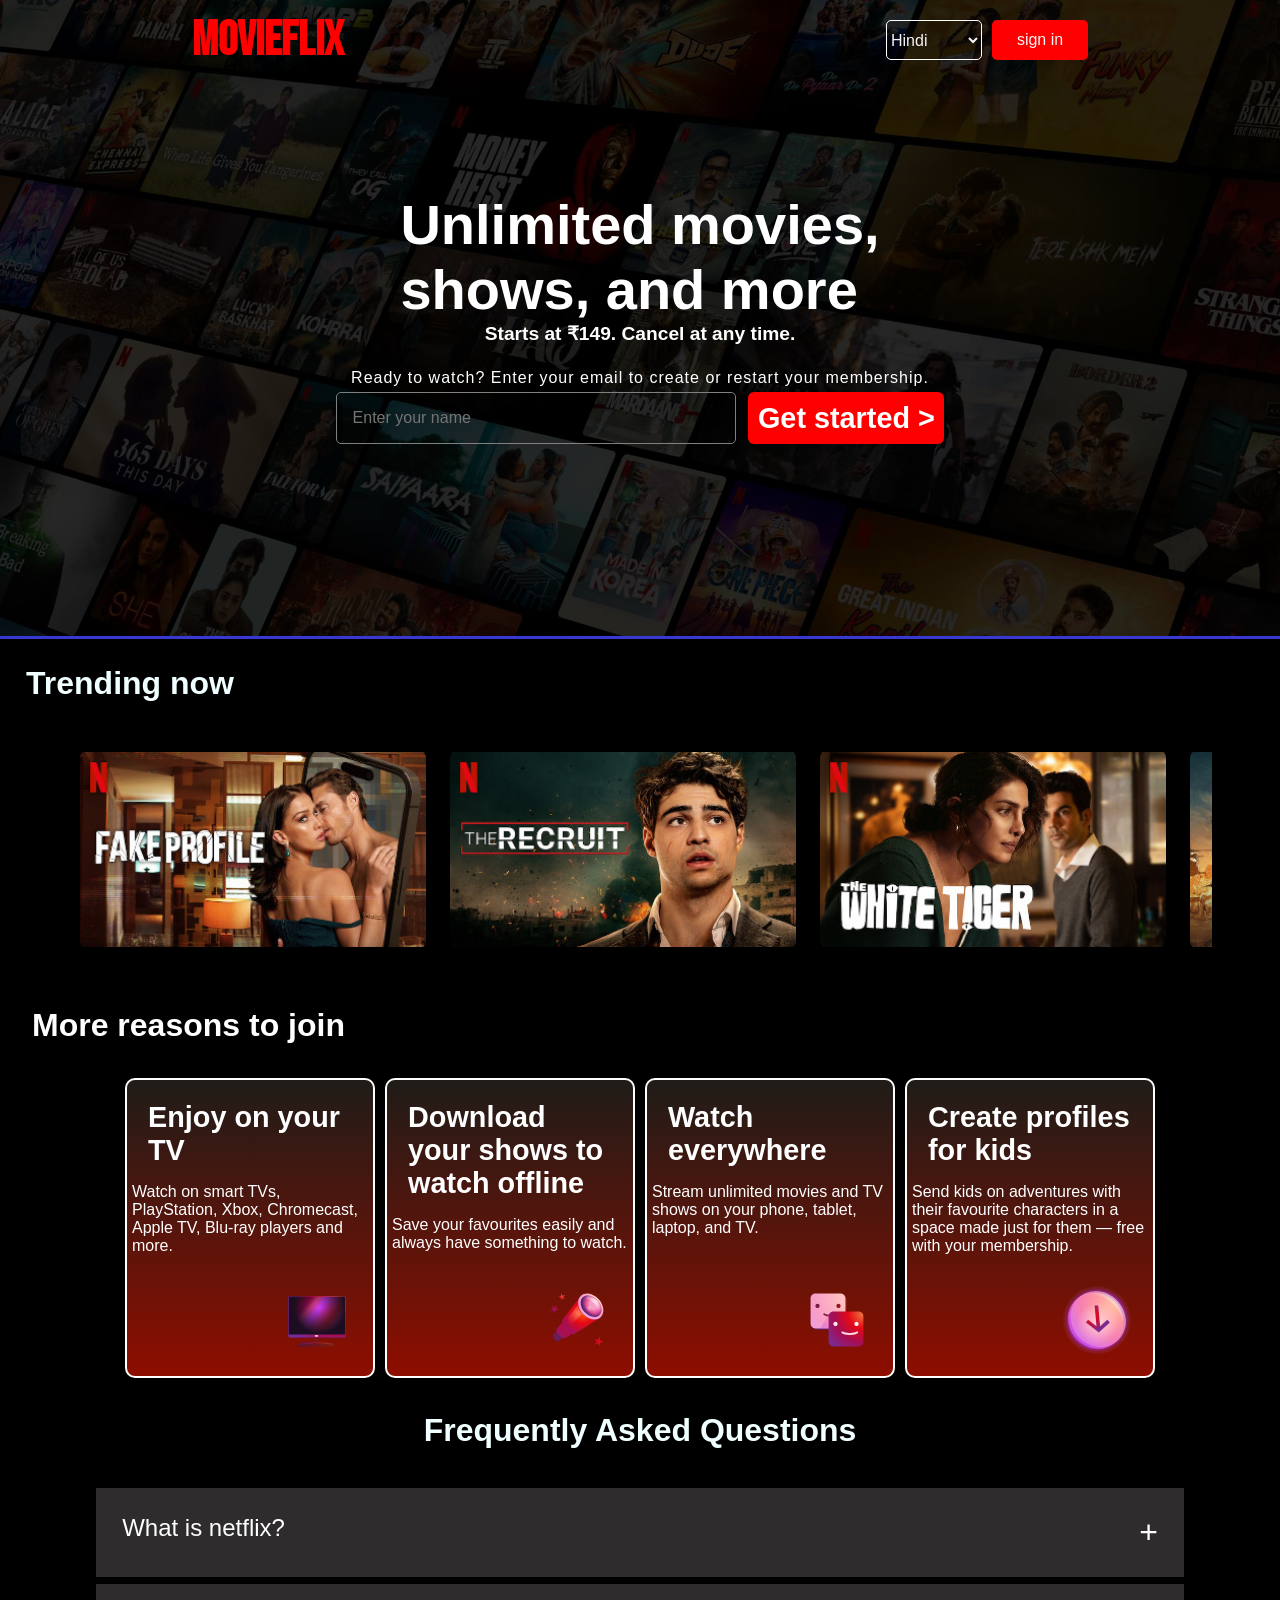
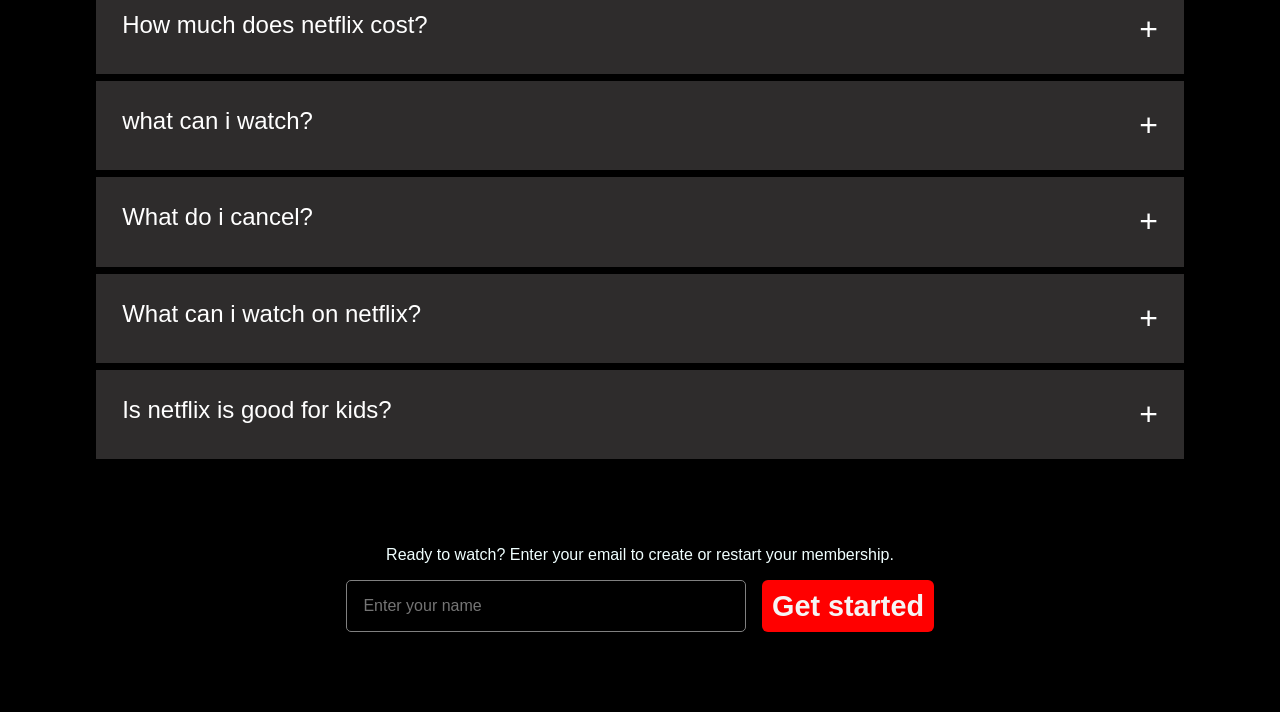
<file: index.html>
<!DOCTYPE html>
<html lang="en">

<head>
    <meta charset="UTF-8">
    <meta name="viewport" content="width=device-width, initial-scale=1.0">
    <title>movieflix</title>
    <link rel="stylesheet" href="netflix.css">
    <link rel="preconnect" href="https://fonts.googleapis.com">
    <link rel="preconnect" href="https://fonts.gstatic.com" crossorigin>
    <link href="https://fonts.googleapis.com/css2?family=Bebas+Neue&display=swap" rel="stylesheet">

</head>

<body>


    <div class="main">
        <div class="content-container">
        <div class="content">
            <h1>Unlimited movies, <br> shows, and more</h1>
            <p class="one ">Starts at ₹149. Cancel at any time.</p>
            <p class="two">Ready to watch? Enter your email to create or restart your membership.</p>
            <div class="con-btn">
                <input class="plc" type=" text" placeholder="Enter your name ">
                <button class="getstarte"> <a href="start.html"> Get started ></a> </button>
            </div>

        </div>
        </div>




        <div class="nav">
            <div class="logo">MOVIEFLIX</div>

            <div class="opt"> <select name=" language" id=" select">
                    <option value="hindi">Hindi</option>
                    <option value="hindi">English</option>
                    <option value="hindi">Gurjari</option>
                </select>
                <button id="sign"> sign in</button>
            </div>

        </div>
    </div>

    </div>

    <div class="signin-modal">
        <h1 id="cross">&times</h1>
        <div class="signin-content">
            <h2>Demo Sign In UI</h2>
            <h4>get started with a new account.</h4>
            <input type="text" placeholder="demo input">
            <p><button>continue</button></p>

            <p>This page is protected by Google reCAPTCHA to ensure you're not a bot.</p>
        </div>
    </div>

    <div class="movei">
        <h1>Trending now</h1>

        <div class="wall">


            <div class="mov-sel"> 
                <img src="Attachments/top-1.jpg" alt=""></div>
            <div class="mov-sel"> <img src="Attachments/top-2.jpg" alt=""></div>
            <div class="mov-sel">  <img src="Attachments/top-3.jpg" alt=""></div>
            <div class="mov-sel">  <img src="Attachments/top-4.jpg" alt=""></div>
            <div class="mov-sel">  <img src="Attachments/top5.jpg" alt=""></div>
            <div class="mov-sel"> <img src="Attachments/top-6.jpg" alt=""></div>
            <div class="mov-sel">  <img src="Attachments/top-7.jpg" alt=""></div>
            <div class="mov-sel">  <img src="Attachments/top-8.jpg" alt=""></div>
            <div class="mov-sel"> <img src="Attachments/top9.jpg" alt=""></div>
            <div class="mov-sel">  <img src="Attachments/top-10.jpg" alt=""></div>
        </div>
    </div>

    <div class="rsn">
        <h1>More reasons to join</h1>

        <div class="rsnbox">
            <div class="rsnitems">
                <h2>Enjoy on your TV</h2>
                <p>Watch on smart TVs, PlayStation, Xbox, Chromecast, Apple TV, Blu-ray players and more.</p>
               <img src="Attachments/tv.svg" alt="">
            </div>

            <div class="rsnitems">
                <h2>Download your shows to watch offline</h2>
                <p>Save your favourites easily and always have something to watch.</p>
              <img src="Attachments/durbin.svg" alt="">
            </div>

            <div class="rsnitems">
                <h2>Watch everywhere</h2>
                <p>Stream unlimited movies and TV shows on your phone, tablet, laptop, and TV.</p>
               <img src="Attachments/two-boxes.svg" alt="">
            </div>

            <div class="rsnitems">
                <h2>Create profiles for kids</h2>
                <p>Send kids on adventures with their favourite characters in a space made just for them — free with
                    your membership.</p>
               <img src="Attachments/download.svg" alt="">
            </div>

        </div>
    </div>

    <div class="faq">
        <h1>Frequently Asked Questions </h1>

        <div class="faqitems">
            <h3>What is netflix? <span>+</span></h3>
            <p class="hide">Lorem ipsum dolor sit, amet consectetur adipisicing elit. Omnis dolor ipsam dignissimos!</p>
        </div>

        <div class="faqitems">
            <h3>How much does netflix cost? <span>+</span></h3>
            <p class="hide">Lorem ipsum dolor sit amet consectetur adipisicing elit. Beatae aspernatur, dicta ipsa
                temporibus ea blanditiis?

            </p>
        </div>

        <div class="faqitems">
            <h3>what can i watch? <span>+</span></h3>
            <p class="hide">Lorm ipsum dolor sit amet consectetur adipisicing elit lorerm10 Lorem ipsum dolor sit amet
                consectetur
                adipisicing elit. Adipisci, odio!

                . </p>
        </div>


        <div class="faqitems">
            <h3>What do i cancel? <span>+</span></h3>
            <p class="hide">Lorem ipsum dolor sit amet consectetur adipisicing elit. Suscipit minima dolor nostrum
                impedit quasi!
                Alias blanditiis velit doloribus nihil, id illum perspiciatis assumenda debitis voluptates.
                Lorem ipsum dolor sit amet consectetur adipisicing elit. Magnam ex qui iure harum consequatur aspernatur
                explicabo similique facere!</p>
        </div>

        <div class="faqitems">
            <h3>What can i watch on netflix? <span>+</span></h3>
            <p class="hide">Lorem ipsum dolor sit amet, consectetur adipisicing elit. Dignissimos esse ad iusto quis at
                nihil fuga
                itaque commodi perferendis! Quisquam possimus explicabo esse doloremque maxime.</p>
        </div>

        <div class="faqitems">
            <h3>Is netflix is good for kids? <span>+</span></h3>
            <p class="hide">Lorem ipsum, dolor sit amet consectetur adipisicing elit. Debitis, culpa libero, provident
                perspiciatis,
                consequuntur cum doloribus delectus praesentium magni repellendus repudiandae beatae fugiat!</p>
        </div>

        
    <div class="lastitem">
        <p>Ready to watch? Enter your email to create or restart your membership.</p>
        <div class="last">
            <input class="plc" type="text" placeholder="Enter your name">
             <button class="getstarte">Get started</button></div>
    </div>


    </div>

    </div>




    <script type="module" src="netflix.js"></script>

</body>

</html>
</file>
<file: netflix.css>
* {
  margin: 0;
  padding: 0;
  box-sizing: border-box;
  font-family: Arial, Helvetica, sans-serif;
}

button {
  cursor: pointer;
}

.main {
  width: 100%;
}

.con-btn {
  display: flex;
  justify-content: center;
  align-items: center;
  gap: 0.8rem;
}

.nav {
  display: flex;
  justify-content: space-between;
  width: 70%;
  position: absolute;
  top: 0;
  left: 15%;
  height: 5rem;
  align-items: center;
}

.logo {
  font-size: 3rem;
  color: red;
  font-weight: 800;
  font-family: "Bebas Neue";
  font-weight: 700;
  font-style: normal;
}

.opt {
  display: flex;
}

.opt select {
  background-color: transparent;
  border: 0.5px solid white;
  border-radius: 5px;
  color: whitesmoke;
  font-size: 1rem;
  width: 6rem;
  height: 2.5rem;
}

.opt button {
  font-size: 1rem;
  background-color: red;
  color: whitesmoke;
  border: none;
  margin-left: 10px;
  border-radius: 5px;
  font-size: 1rem;
  width: 6rem;
  height: 2.5rem;
}

.content-container {
  display: flex;
  justify-content: center;
  align-items: center;
}

.content {
  background:
    linear-gradient(to top, rgba(0, 0, 0, 0.8), rgba(0, 0, 0, 0.8)),
    url(Attachments/backgound.jpg);
  background-size: cover;
  width: 100%;
  height: 97%;
  background-color: black;
  height: 100%;
  width: 100%;
  color: white;
  display: flex;
  flex-direction: column;
  align-items: center;
  justify-content: center;
  padding: 15%;
  border-bottom: 3px solid rgb(56, 56, 211);
}

@media (max-width: 456px) {
  .con-btn {
    display: flex;
    flex-direction: column;
    align-items: center;
    justify-content: center;
    gap: 10px;
  }
  .logo {
    font-size: 2rem;
  }
  html {
    font-size: 13px;
  }

  .rsnitems p {
    font-size: 4rem;
  }
}

.signin-modal {
  position: fixed;
  right: -500px;
  top: 0px;
  color: azure;
  background-color: black;
  background: linear-gradient(to top, black 50%, red);
  height: 70vh;
  width: 20rem;
  display: flex;
  justify-content: center;
  border-radius: 10px;
  transition: 1s;
  cursor: pointer;
}

.signin-content {
  margin-top: 5rem;
  display: flex;
  flex-direction: column;
  gap: 0.5rem;
}

.showmodal {
  right: 0px;
}

.content h1 {
  font-size: 3.5rem;
  font-family: Arial, Helvetica, sans-serif;
  font-weight: 900;
}

.content .one {
  font-weight: 800;
  font-size: 1.2rem;
  font-family: Arial, Helvetica, sans-serif;
}

.content .two {
  font-weight: 500;
  letter-spacing: 1px;
  font-size: 1rem;
  margin-top: 1.5rem;
  margin-bottom: 5px;
  font-family: Arial, Helvetica, sans-serif;
}

.plc {
  font-size: 1rem;
  background-color: transparent;
  border-radius: 5px;
  padding: 1rem 1rem;
  border: 0.5px solid grey;
  font-family: Arial, Helvetica, sans-serif;
  color: azure;
  width: 25rem;
}

.getstarte {
  font-size: 1.8rem;
  background-color: red;
  color: whitesmoke;
  border-radius: 6px;
  border: none;
  padding: 0.6rem;
  transition: 0.3s ease-in;
  font-family: Arial, Helvetica, sans-serif;
  font-weight: 600;
}

.content button:hover {
  transform: scale(1.05);
}

.movei {
  width: 100%;
  border: 2px solid black;
  background-color: black;
}

.wall {
  border: 2px solid black;
  display: flex;
  width: 90%;
  margin: auto;
  overflow: scroll;
  scrollbar-width: none;
}

.movei h1 {
  margin: 1.5rem;
  color: azure;
}

.mov-sel {
  cursor: pointer;
  border: 2px solid black;

  width: 350px;
  flex-shrink: 0;
  margin: 20px 10px;
  border-radius: 8px;
  transition: 0.5s ease;
  object-fit: contain;
}

.mov-sel:hover {
  transform: scale(1.05);
}

.mov-sel img {
  height: 100%;
  width: 100%;
  border-radius: 8px;
  object-fit: contain;
}

.rsn {
  background-color: black;
  color: white;
}

.rsn h1 {
  padding-left: 2rem;
  padding: 2rem;
}

.rsn h2 {
  padding: 1rem;
  font-size: 1.8rem;
}

.rsnbox {
  border: 2px solid black;
  display: flex;
  gap: 10px;
  width: 90%;
  align-items: center;
  justify-content: center;
  margin: auto;
  overflow: scroll;
  scrollbar-width: none;
  flex-wrap: wrap;
}

.rsnitems {
  color: white;
  max-width: 250px;
  min-width: 200px;
  height: 300px;
  border: 2px solid;
  position: relative;
  border-radius: 10px;
  padding: 5px;
  text-align: left;
  flex-shrink: 0;
  background: linear-gradient(to bottom, #1f1c18 0%, #8e0e00 100%);
}

.rsnitems p {
  font-size: 1rem;
}

.rsnitems img {
  position: absolute;
  bottom: 20px;
  right: 20px;
}

.faq {
  background-color: black;
  color: azure;
}

.faq h1 {
  text-align: center;
  color: azure;
  padding: 2rem 0;
}

.faqitems {
  width: 85%;
  margin: 7px auto;
  color: white;
  background-color: rgb(46, 44, 44);
  font-weight: 100;
  padding: 0.7rem;
}

.faqitems h3 {
  padding: 15px;
  display: flex;
  justify-content: space-between;
  font-size: 1.5rem;
  cursor: pointer;
  font-weight: 100;
}

a {
  text-decoration: none;
  color: white;
}

.faqitems p {
  max-height: 200px;
  overflow: hidden;
  transition: max-height 0.5s ease;
  transition-duration: 0.5s;
}

.faqitems p.hide {
  max-height: 0;
}

.faqitems h3 span {
  transition: 0.5s ease;
  right: 3px;
  font-size: 2rem;
}

.rotate {
  transform: rotate(45deg);
  transition: 0.5s ease;
}

.lastitem {
  background-color: black;
  display: flex;
  gap: 1rem;

  flex-direction: column;
  align-items: center;
  gap: 1rem;
  padding: 5rem;
}

.last {
  display: flex;
  flex-wrap: wrap;
  gap: 1rem;
  justify-content: center;
  align-items: center;
}
</file>
